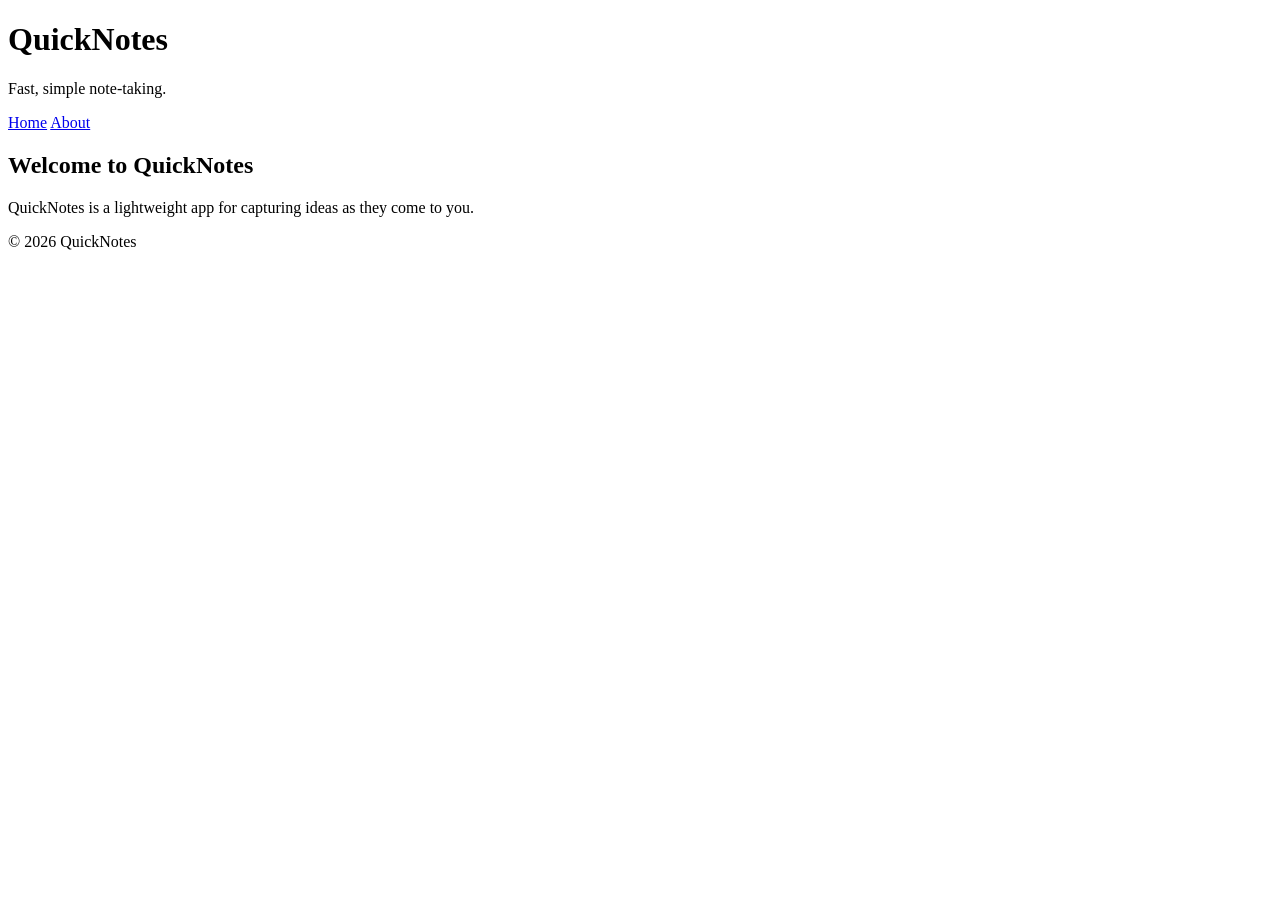
<file: day1/index.html>
<!DOCTYPE html>
<html lang="en">
<head>
  <meta charset="UTF-8">
  <meta name="viewport" content="width=device-width, initial-scale=1.0">
  <title>QuickNotes</title>
</head>
<body>
  <header>
    <h1>QuickNotes</h1>
    <p>Fast, simple note-taking.</p>
    <nav>
      <a href="index.html">Home</a>
      <a href="about.html">About</a>
    </nav>
  </header>

  <main>
    <h2>Welcome to QuickNotes</h2>
    <p>QuickNotes is a lightweight app for capturing ideas as they come to you.</p>
  </main>

  <footer>
    <p>&copy; 2026 QuickNotes</p>
  </footer>
</body>
</html>
</file>
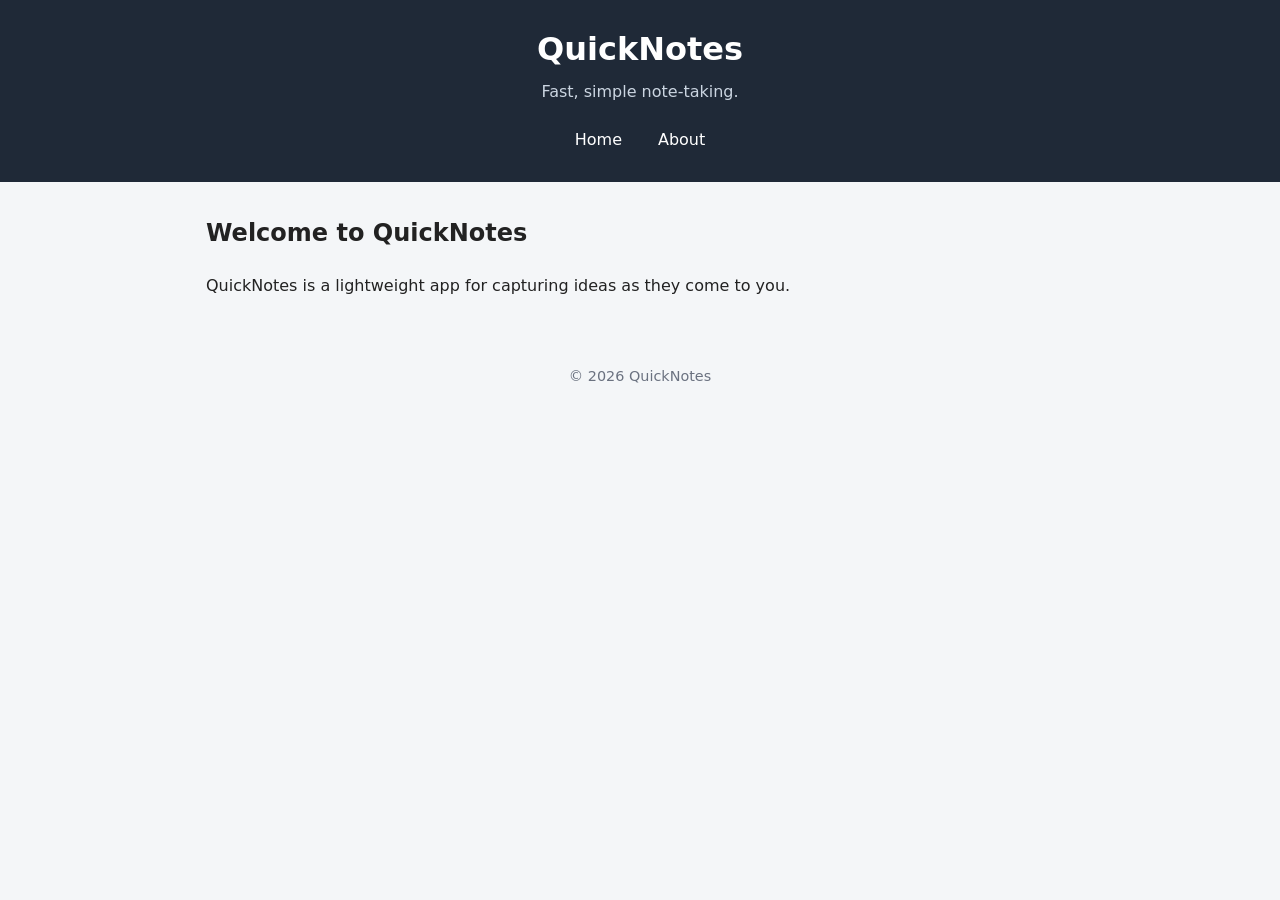
<file: day2/index.html>
<!DOCTYPE html>
<html lang="en">
<head>
  <meta charset="UTF-8">
  <meta name="viewport" content="width=device-width, initial-scale=1.0">
  <title>QuickNotes</title>
  <link rel="stylesheet" href="style.css">
</head>
<body>
  <header>
    <h1>QuickNotes</h1>
    <p>Fast, simple note-taking.</p>
    <nav>
      <a href="index.html">Home</a>
      <a href="about.html">About</a>
    </nav>
  </header>

  <main>
    <h2>Welcome to QuickNotes</h2>
    <p>QuickNotes is a lightweight app for capturing ideas as they come to you.</p>
  </main>

  <footer>
    <p>&copy; 2026 QuickNotes</p>
  </footer>
</body>
</html>
</file>
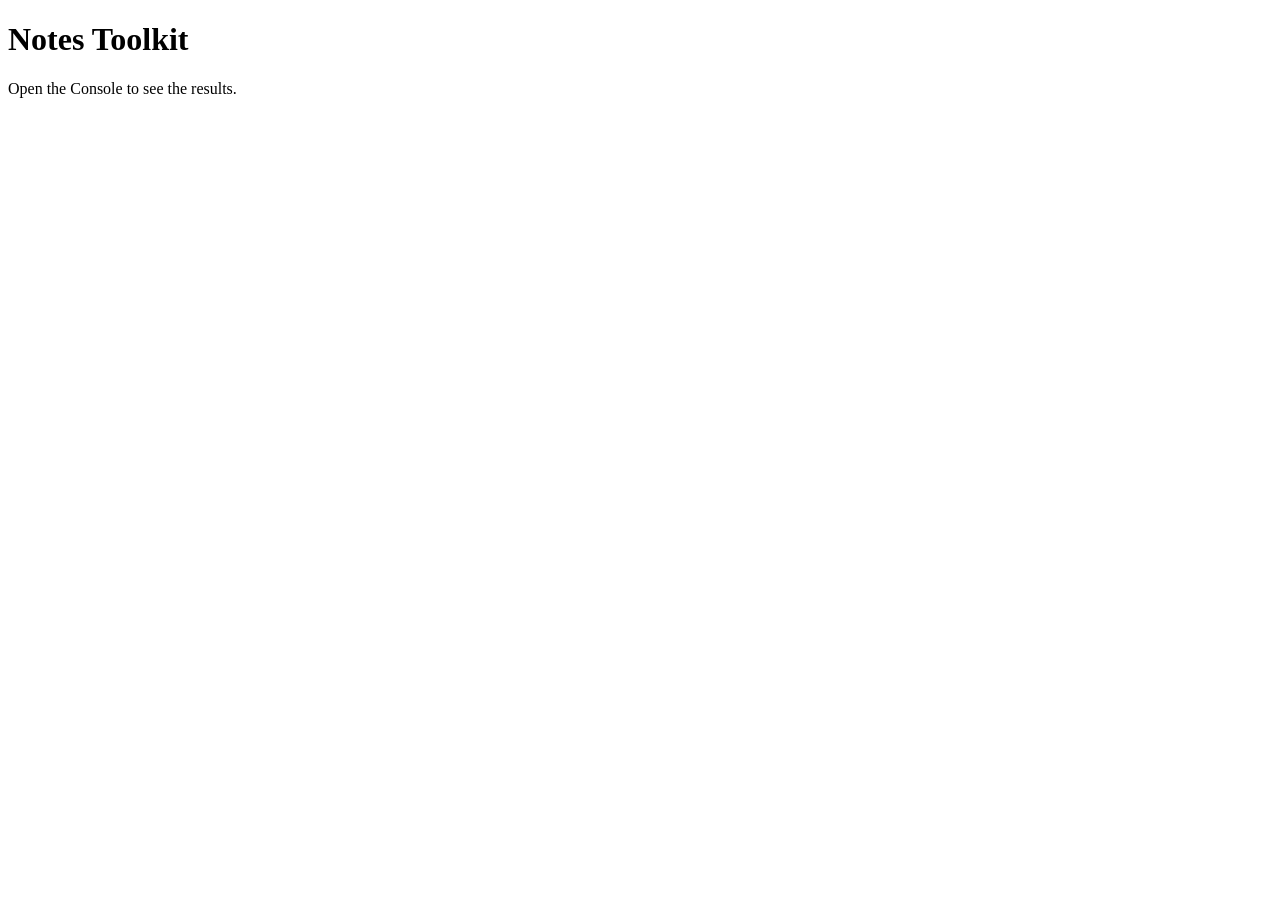
<file: day3/index.html>
<!DOCTYPE html>
<html lang="en">
<head>
  <meta charset="UTF-8">
  <meta name="viewport" content="width=device-width, initial-scale=1.0">
  <title>Notes Toolkit</title>
  <script src="script.js" defer></script>
</head>
<body>
  <h1>Notes Toolkit</h1>
  <p>Open the Console to see the results.</p>
</body>
</html>
</file>
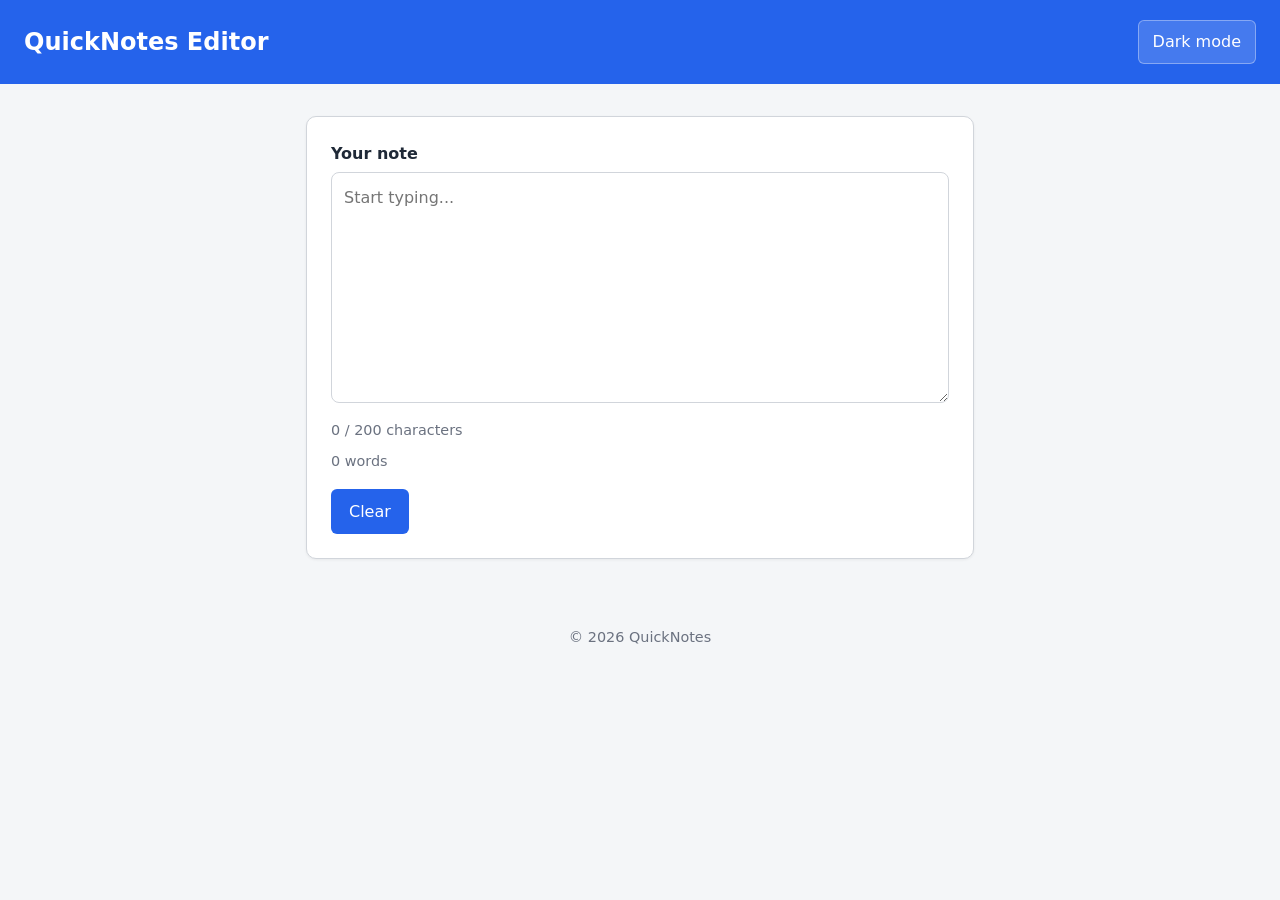
<file: day4/index.html>
<!DOCTYPE html>
<html lang="en">
<head>
  <meta charset="UTF-8">
  <meta name="viewport" content="width=device-width, initial-scale=1.0">
  <title>QuickNotes — Editor</title>
  <link rel="stylesheet" href="style.css">
  <script src="script.js" defer></script>
</head>
<body>
  <header>
    <h1>QuickNotes Editor</h1>
    <button id="theme-toggle" type="button">Dark mode</button>
  </header>

  <main>
    <section>
      <label for="note-text">Your note</label>
      <textarea id="note-text" rows="8" placeholder="Start typing..."></textarea>

      <p id="char-count">0 / 200 characters</p>
      <p id="word-count">0 words</p>

      <button id="clear-btn" type="button">Clear</button>
    </section>
  </main>

  <footer>
    <p>&copy; 2026 QuickNotes</p>
  </footer>
</body>
</html>
</file>
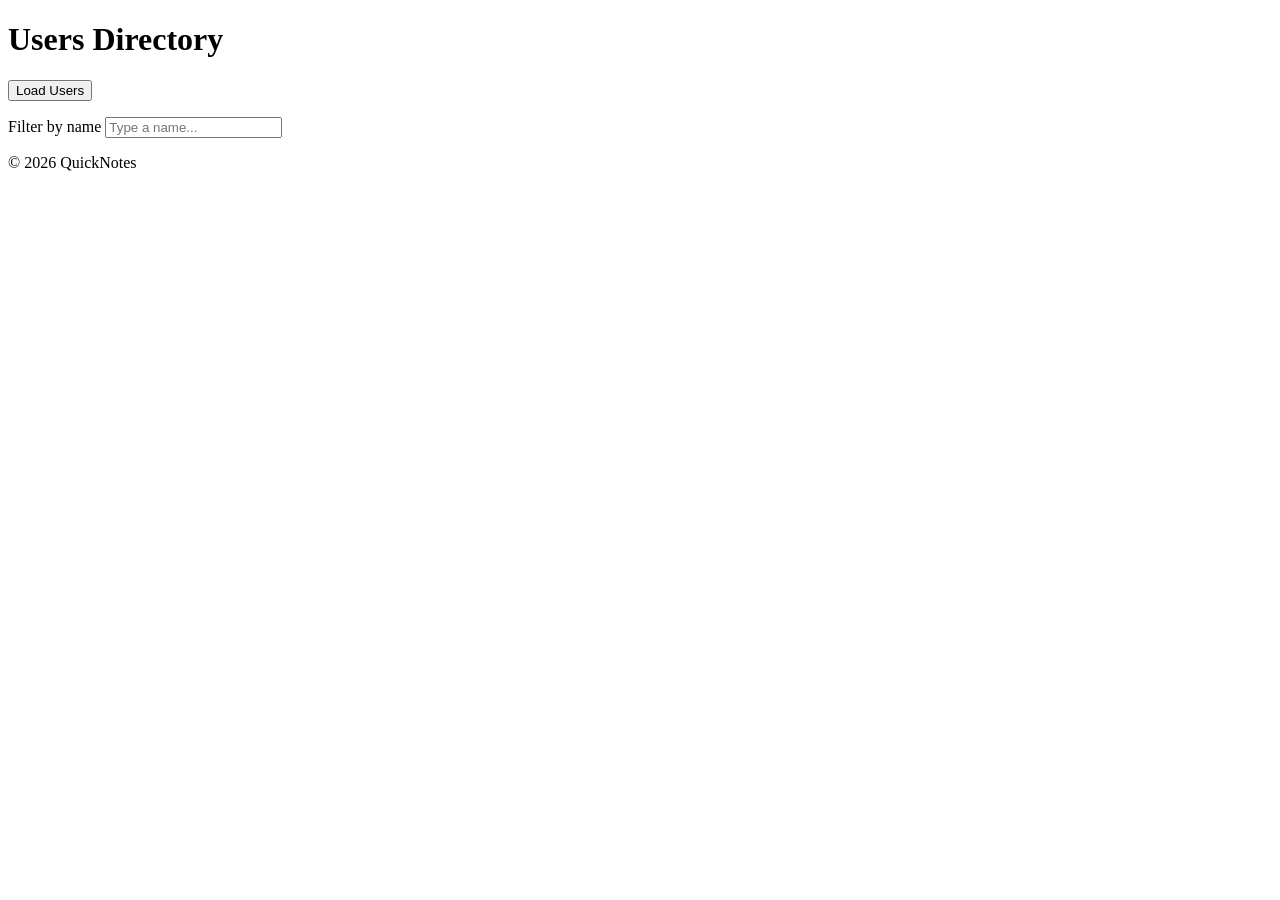
<file: day5/index.html>
<!DOCTYPE html>
<html lang="en">
<head>
  <meta charset="UTF-8">
  <meta name="viewport" content="width=device-width, initial-scale=1.0">
  <title>QuickNotes — Users</title>
  <script src="users.js" defer></script>
</head>
<body>
  <header>
    <h1>Users Directory</h1>
  </header>

  <main>
    <button id="load-users" type="button">Load Users</button>

    <p>
      <label for="filter-input">Filter by name</label>
      <input type="text" id="filter-input" placeholder="Type a name...">
    </p>

    <p id="status"></p>

    <ul id="users-list"></ul>
  </main>

  <footer>
    <p>&copy; 2026 QuickNotes</p>
  </footer>
</body>
</html>
</file>
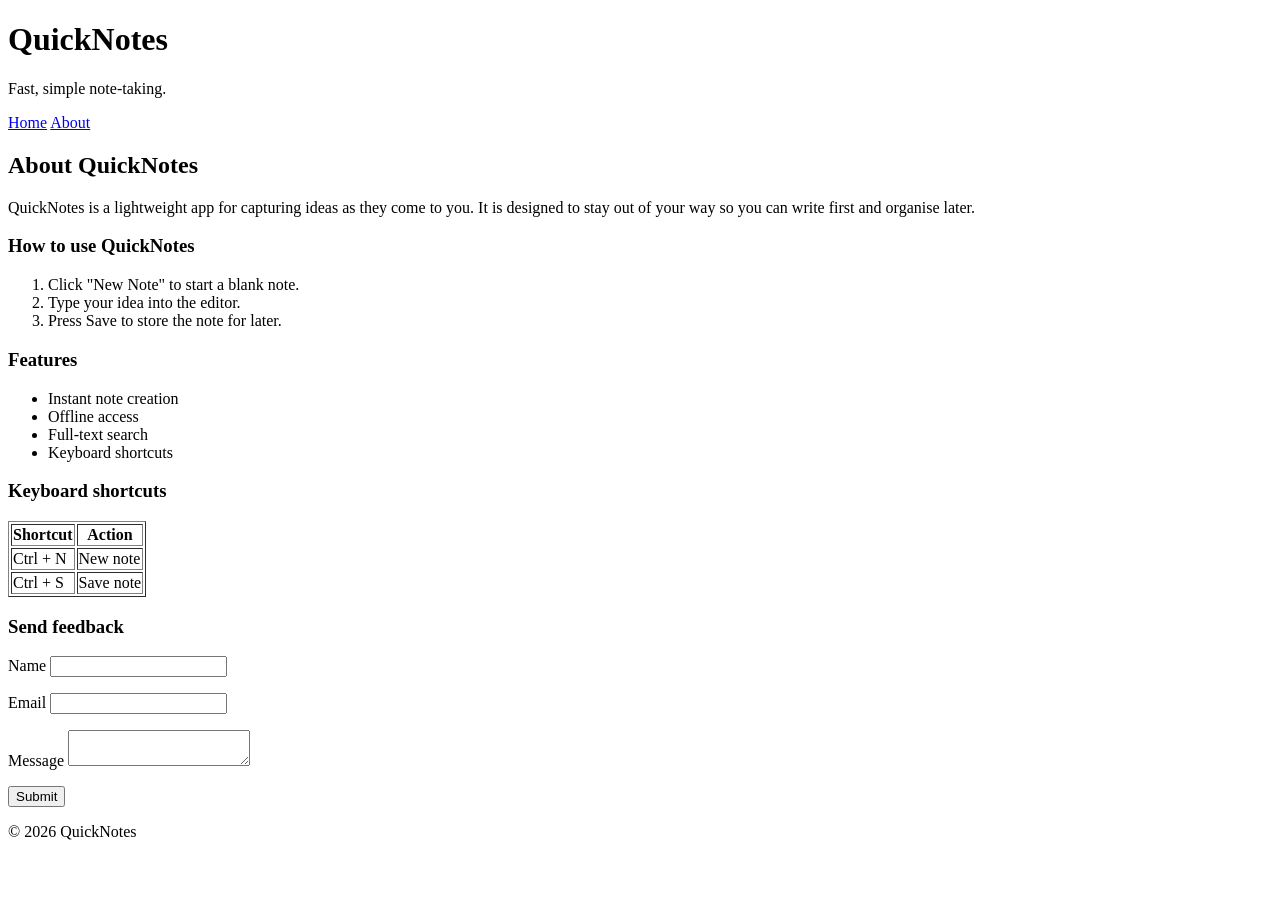
<file: day1/about.html>
<!DOCTYPE html>
<html lang="en">
<head>
  <meta charset="UTF-8">
  <meta name="viewport" content="width=device-width, initial-scale=1.0">
  <title>About QuickNotes</title>
</head>
<body>
  <header>
    <h1>QuickNotes</h1>
    <p>Fast, simple note-taking.</p>
    <nav>
      <a href="index.html">Home</a>
      <a href="about.html">About</a>
    </nav>
  </header>

  <main>
    <h2>About QuickNotes</h2>
    <p>QuickNotes is a lightweight app for capturing ideas as they come to you. It is designed to stay out of your way so you can write first and organise later.</p>

    <section>
      <h3>How to use QuickNotes</h3>
      <ol>
        <li>Click "New Note" to start a blank note.</li>
        <li>Type your idea into the editor.</li>
        <li>Press Save to store the note for later.</li>
      </ol>
    </section>

    <section>
      <h3>Features</h3>
      <ul>
        <li>Instant note creation</li>
        <li>Offline access</li>
        <li>Full-text search</li>
        <li>Keyboard shortcuts</li>
      </ul>
    </section>

    <section>
      <h3>Keyboard shortcuts</h3>
      <table border="1">
        <tr>
          <th>Shortcut</th>
          <th>Action</th>
        </tr>
        <tr>
          <td>Ctrl + N</td>
          <td>New note</td>
        </tr>
        <tr>
          <td>Ctrl + S</td>
          <td>Save note</td>
        </tr>
      </table>
    </section>

    <section>
      <h3>Send feedback</h3>
      <form action="#" method="post">
        <p>
          <label for="name">Name</label>
          <input type="text" id="name" name="name" required>
        </p>
        <p>
          <label for="email">Email</label>
          <input type="email" id="email" name="email" required>
        </p>
        <p>
          <label for="message">Message</label>
          <textarea id="message" name="message" required></textarea>
        </p>
        <p>
          <button type="submit">Submit</button>
        </p>
      </form>
    </section>
  </main>

  <footer>
    <p>&copy; 2026 QuickNotes</p>
  </footer>
</body>
</html>
</file>
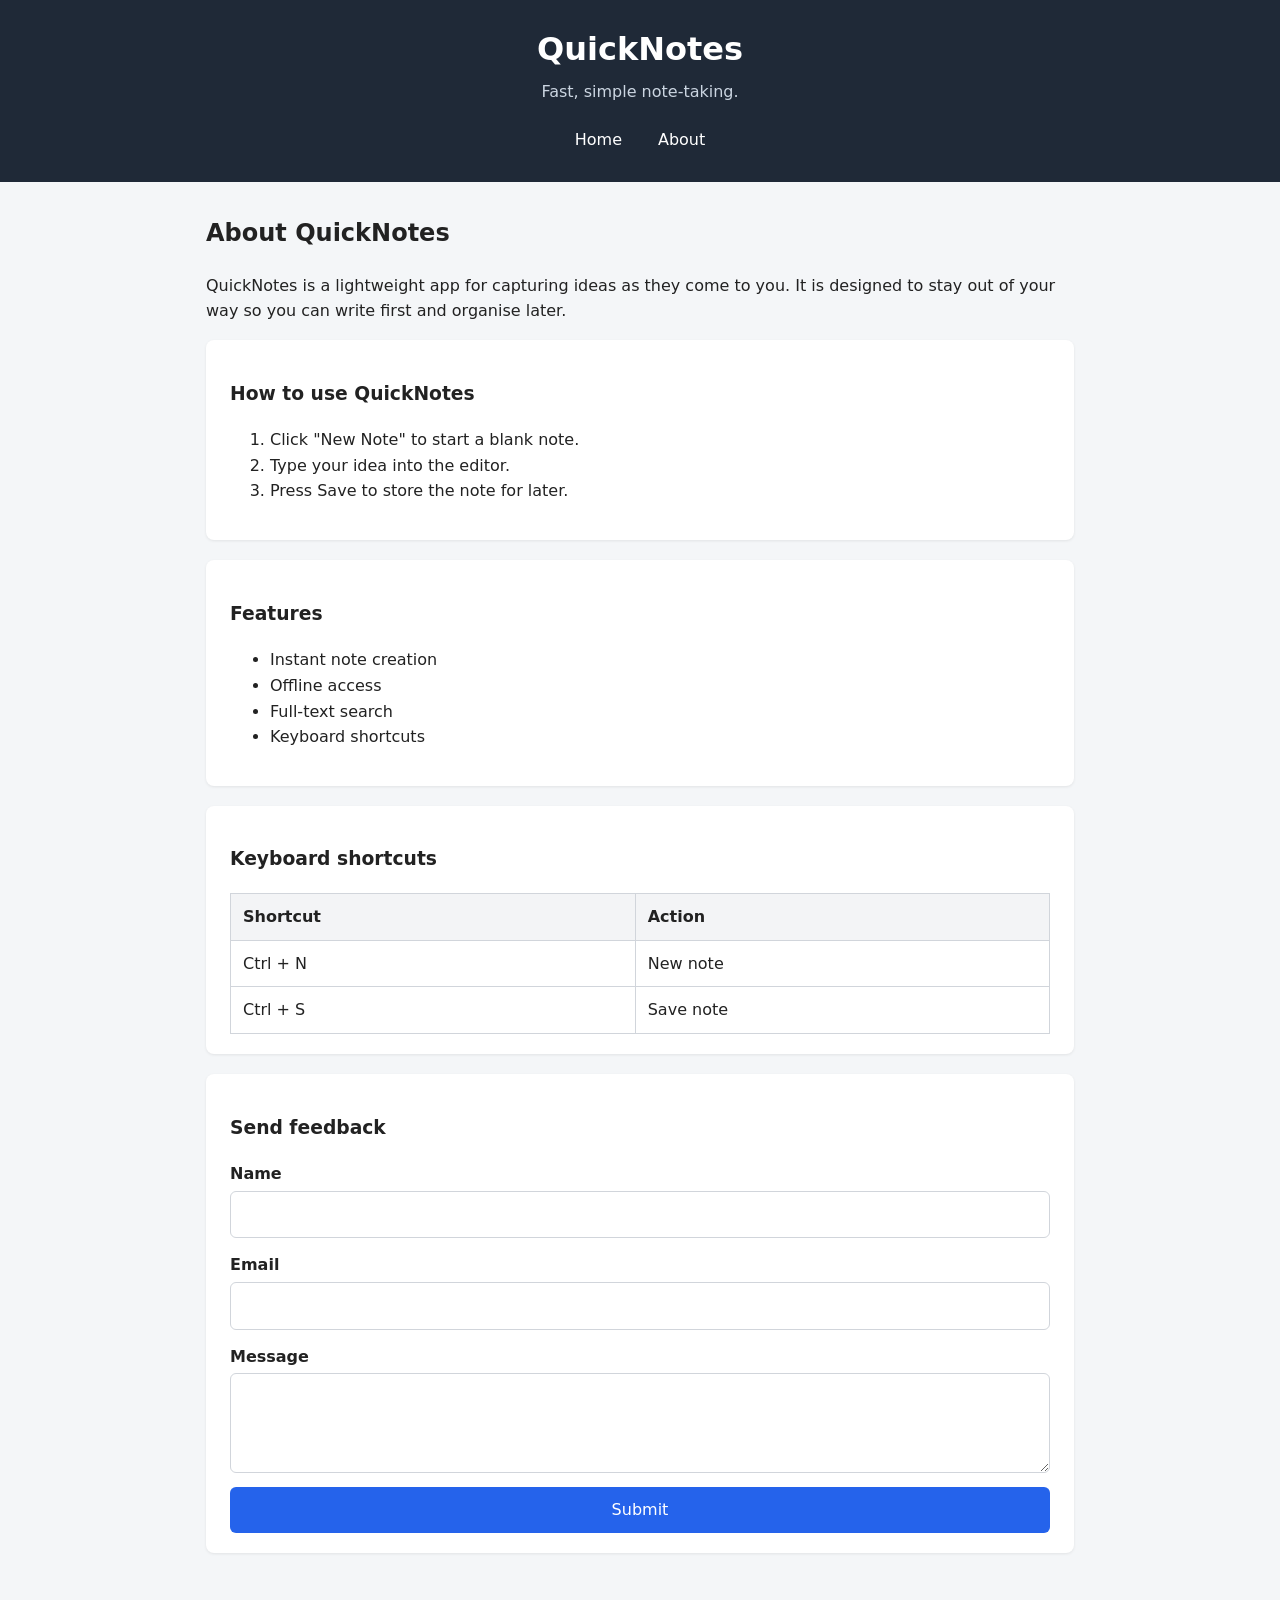
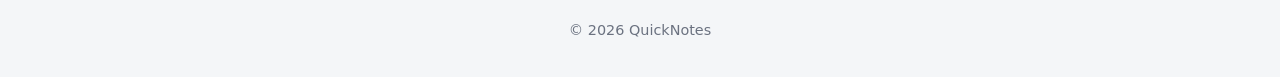
<file: day2/about.html>
<!DOCTYPE html>
<html lang="en">
<head>
  <meta charset="UTF-8">
  <meta name="viewport" content="width=device-width, initial-scale=1.0">
  <title>About QuickNotes</title>
  <link rel="stylesheet" href="style.css">
</head>
<body>
  <header>
    <h1>QuickNotes</h1>
    <p>Fast, simple note-taking.</p>
    <nav>
      <a href="index.html">Home</a>
      <a href="about.html">About</a>
    </nav>
  </header>

  <main>
    <h2>About QuickNotes</h2>
    <p>QuickNotes is a lightweight app for capturing ideas as they come to you. It is designed to stay out of your way so you can write first and organise later.</p>

    <section>
      <h3>How to use QuickNotes</h3>
      <ol>
        <li>Click "New Note" to start a blank note.</li>
        <li>Type your idea into the editor.</li>
        <li>Press Save to store the note for later.</li>
      </ol>
    </section>

    <section>
      <h3>Features</h3>
      <ul class="Features">
        <li>Instant note creation</li>
        <li>Offline access</li>
        <li>Full-text search</li>
        <li>Keyboard shortcuts</li>
      </ul>
    </section>

    <section>
      <h3>Keyboard shortcuts</h3>
      <table border="1">
        <tr>
          <th>Shortcut</th>
          <th>Action</th>
        </tr>
        <tr>
          <td>Ctrl + N</td>
          <td>New note</td>
        </tr>
        <tr>
          <td>Ctrl + S</td>
          <td>Save note</td>
        </tr>
      </table>
    </section>

    <section>
      <h3>Send feedback</h3>
      <form action="#" method="post">
        <p>
          <label for="name">Name</label>
          <input type="text" id="name" name="name" required>
        </p>
        <p>
          <label for="email">Email</label>
          <input type="email" id="email" name="email" required>
        </p>
        <p>
          <label for="message">Message</label>
          <textarea id="message" name="message" required></textarea>
        </p>
        <p>
          <button type="submit">Submit</button>
        </p>
      </form>
    </section>
  </main>

  <footer>
    <p>&copy; 2026 QuickNotes</p>
  </footer>
</body>
</html>
</file>
<file: day2/style.css>
*,
*::before,
*::after {
  box-sizing: border-box;
}

body {
  margin: 0;
  font-family: system-ui, -apple-system, "Segoe UI", Roboto, sans-serif;
  line-height: 1.6;
  color: #222;
  background: #f4f6f8;
}


header {
  background: #1f2937;
  color: white;
  padding: 24px 16px;
  text-align: center;
}

header h1 {
  margin: 0 0 4px;
  font-size: 2rem;
}

header p {
  margin: 0 0 16px;
  color: #cbd5e1;
}


nav {
  display: flex;
  justify-content: center;
  gap: 16px;
}

nav a {
  color: white;
  text-decoration: none;
  padding: 6px 10px;
  border-radius: 4px;
  transition: background 0.2s ease, color 0.2s ease;
}

nav a:hover {
  background: #374151;
  color: #93c5fd;
}


main {
  max-width: 900px;
  margin: 32px auto;
  padding: 0 16px;
}

section {
  background: white;
  padding: 20px 24px;
  margin-bottom: 20px;
  border-radius: 8px;
  box-shadow: 0 1px 3px rgba(0, 0, 0, 0.08);
}


.features {
  list-style: none;
  padding: 0;
  margin: 0;
  display: grid;
  grid-template-columns: repeat(auto-fit, minmax(180px, 1fr));
  gap: 12px;
}

.features li {
  background: #eef2ff;
  padding: 12px 16px;
  border-radius: 6px;
  border: 1px solid #c7d2fe;
}


table {
  width: 100%;
  border-collapse: collapse;
  margin-top: 8px;
}

th,
td {
  border: 1px solid #d1d5db;
  padding: 10px 12px;
  text-align: left;
}

th {
  background: #f3f4f6;
}


form {
  display: flex;
  flex-direction: column;
  gap: 14px;
}

form p {
  display: flex;
  flex-direction: column;
  margin: 0;
}

label {
  margin-bottom: 4px;
  font-weight: 600;
}

input,
textarea {
  width: 100%;
  padding: 10px;
  border: 1px solid #d1d5db;
  border-radius: 6px;
  font: inherit;
}

textarea {
  resize: vertical;
  min-height: 100px;
}


button {
  background: #2563eb;
  color: white;
  border: none;
  padding: 10px 18px;
  border-radius: 6px;
  font: inherit;
  cursor: pointer;
  transition: background 0.2s ease, transform 0.15s ease;
}

button:hover {
  background: #1d4ed8;
  transform: translateY(-1px);
}


footer {
  text-align: center;
  padding: 20px 16px;
  color: #6b7280;
  font-size: 0.9rem;
}


@media (max-width: 600px) {
  header {
    padding: 16px 12px;
  }

  header h1 {
    font-size: 1.5rem;
  }

  main {
    margin: 20px auto;
  }

  section {
    padding: 16px;
  }
}
</file>
<file: day4/style.css>
/* ---------- Theme variables ---------- */
:root {
  --bg: #f4f6f8;
  --surface: #ffffff;
  --text: #1f2937;
  --muted: #6b7280;
  --border: #d1d5db;
  --accent: #2563eb;
  --accent-hover: #1d4ed8;
  --warning: #d97706;
  --over: #dc2626;
}

body.dark {
  --bg: #0f172a;
  --surface: #1e293b;
  --text: #e5e7eb;
  --muted: #94a3b8;
  --border: #334155;
  --accent: #3b82f6;
  --accent-hover: #60a5fa;
  --warning: #fbbf24;
  --over: #f87171;
}

/* ---------- Reset & base ---------- */
*,
*::before,
*::after {
  box-sizing: border-box;
}

body {
  margin: 0;
  font-family: system-ui, -apple-system, "Segoe UI", Roboto, sans-serif;
  line-height: 1.6;
  color: var(--text);
  background: var(--bg);
  transition: background 0.25s ease, color 0.25s ease;
}

/* ---------- Header ---------- */
header {
  display: flex;
  justify-content: space-between;
  align-items: center;
  padding: 20px 24px;
  background: var(--accent);
  color: white;
}

header h1 {
  margin: 0;
  font-size: 1.5rem;
}

#theme-toggle {
  background: rgba(255, 255, 255, 0.15);
  color: white;
  border: 1px solid rgba(255, 255, 255, 0.35);
  padding: 8px 14px;
  border-radius: 6px;
  font: inherit;
  cursor: pointer;
  transition: background 0.2s ease;
}

#theme-toggle:hover {
  background: rgba(255, 255, 255, 0.28);
}

/* ---------- Main ---------- */
main {
  max-width: 700px;
  margin: 32px auto;
  padding: 0 16px;
}

section {
  background: var(--surface);
  border: 1px solid var(--border);
  border-radius: 10px;
  padding: 24px;
  box-shadow: 0 1px 3px rgba(0, 0, 0, 0.06);
}

label {
  display: block;
  font-weight: 600;
  margin-bottom: 6px;
}

textarea {
  width: 100%;
  padding: 12px;
  border: 1px solid var(--border);
  border-radius: 8px;
  font: inherit;
  background: var(--surface);
  color: var(--text);
  resize: vertical;
  min-height: 140px;
}

textarea:focus {
  outline: 2px solid var(--accent);
  outline-offset: 1px;
}

/* ---------- Counters ---------- */
#char-count,
#word-count {
  margin: 8px 0 0;
  color: var(--muted);
  font-size: 0.9rem;
}

#char-count.warning {
  color: var(--warning);
}

#char-count.over {
  color: var(--over);
  font-weight: 700;
}

/* ---------- Buttons ---------- */
button {
  background: var(--accent);
  color: white;
  border: none;
  padding: 10px 18px;
  border-radius: 6px;
  font: inherit;
  cursor: pointer;
  transition: background 0.2s ease, transform 0.15s ease;
}

button:hover {
  background: var(--accent-hover);
  transform: translateY(-1px);
}

#clear-btn {
  margin-top: 16px;
}

/* ---------- Footer ---------- */
footer {
  text-align: center;
  padding: 20px 16px;
  color: var(--muted);
  font-size: 0.9rem;
}

/* ---------- Responsive ---------- */
@media (max-width: 600px) {
  header {
    flex-direction: column;
    gap: 10px;
    text-align: center;
  }

  section {
    padding: 16px;
  }
}
</file>
